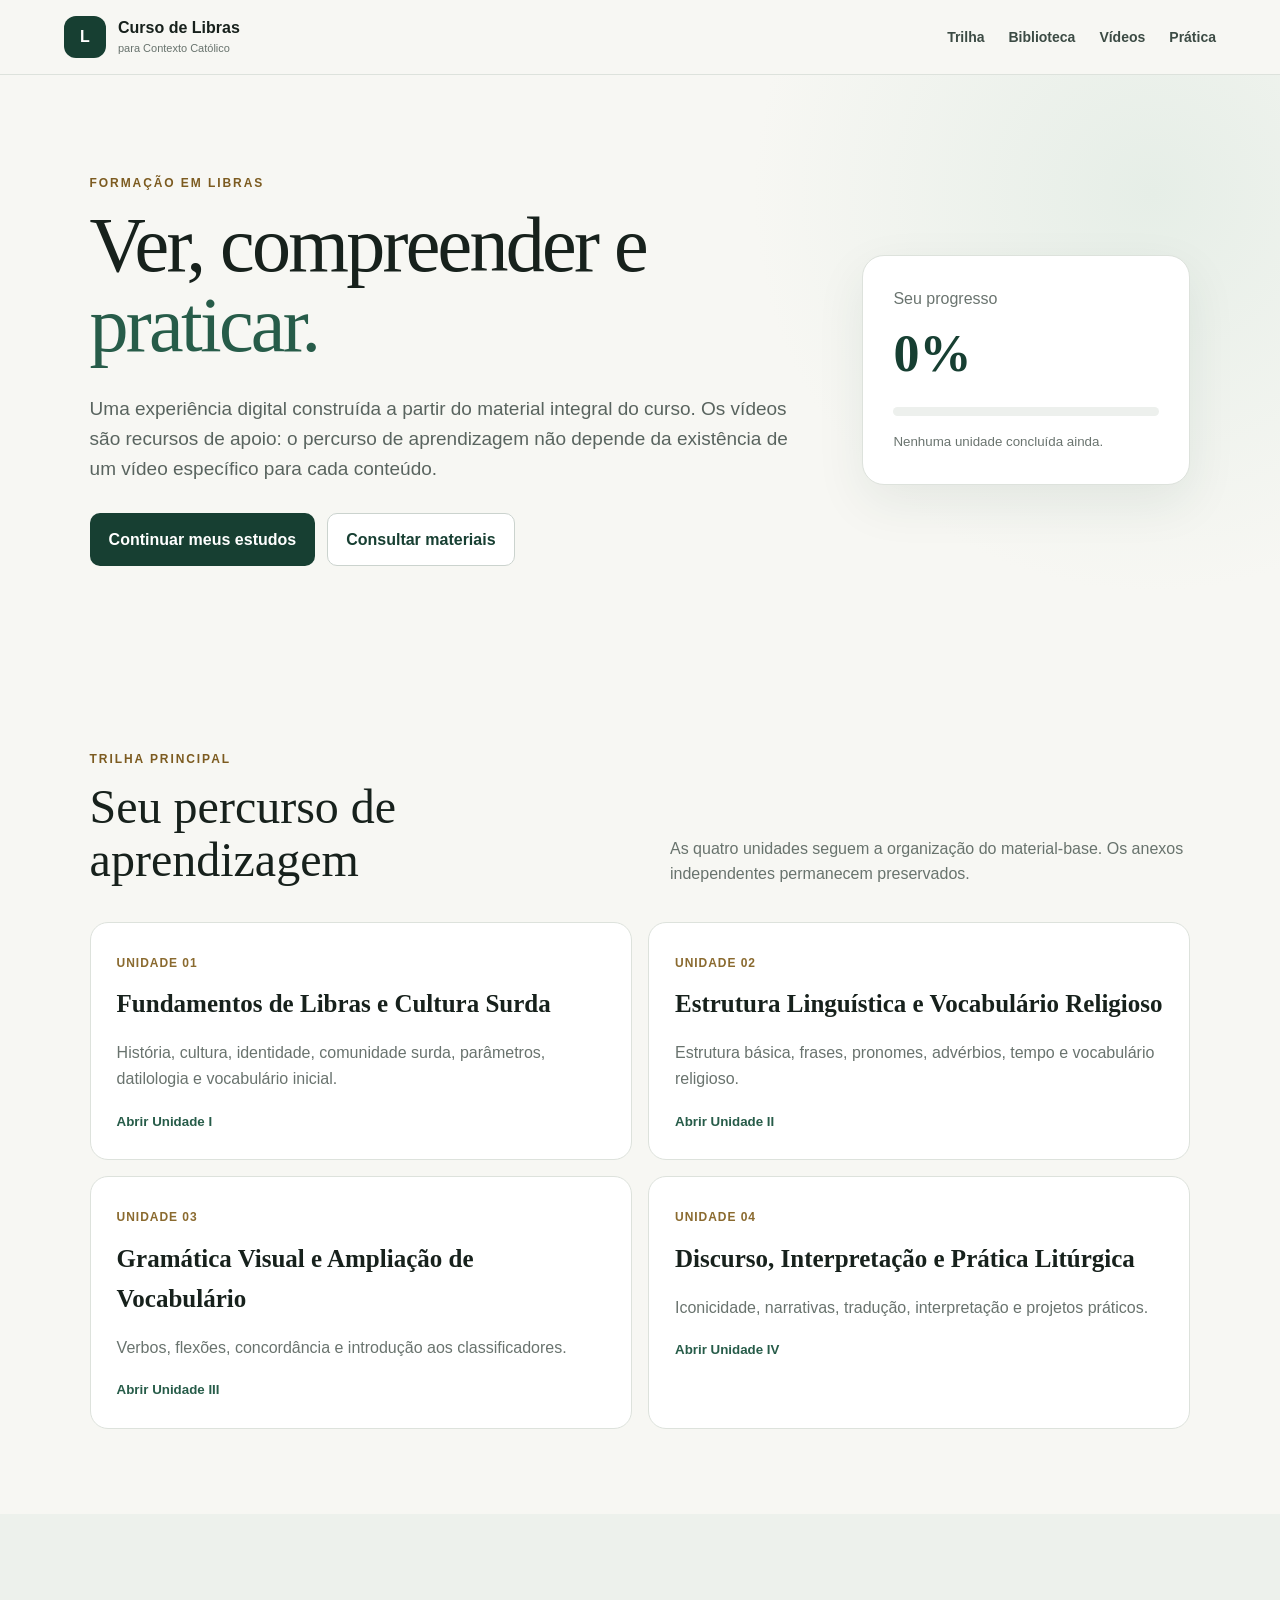
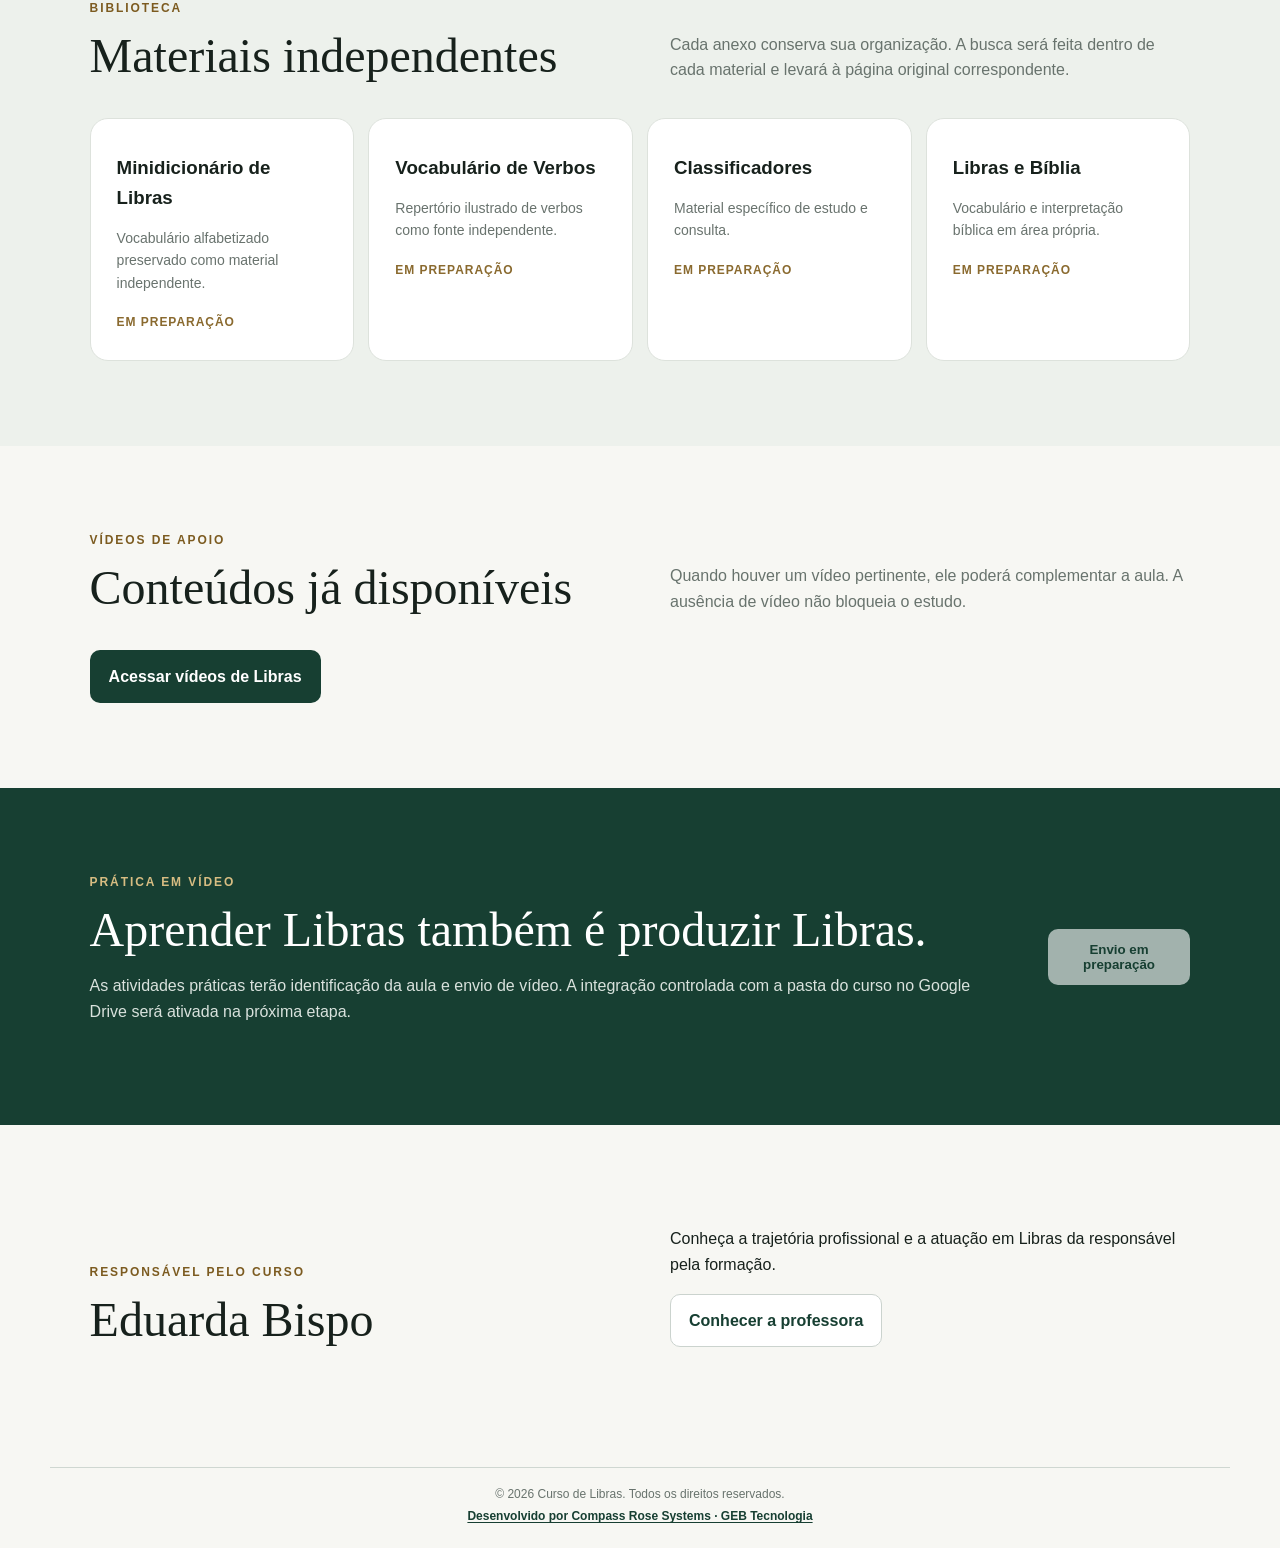
<file: index.html>
<!doctype html>
<html lang="pt-BR"><head><meta charset="utf-8"><meta name="viewport" content="width=device-width,initial-scale=1"><meta name="description" content="Curso de Libras para Contexto Católico"><title>Curso de Libras</title><link rel="stylesheet" href="styles.css"></head>
<body><header class="topbar"><a class="brand" href="#inicio"><span class="mark">L</span><span><strong>Curso de Libras</strong><small>para Contexto Católico</small></span></a><nav><a href="#trilha">Trilha</a><a href="#biblioteca">Biblioteca</a><a href="#videos">Vídeos</a><a href="#pratica">Prática</a></nav></header>
<main><section class="hero" id="inicio"><div><p class="eyebrow">FORMAÇÃO EM LIBRAS</p><h1>Ver, compreender e <em>praticar.</em></h1><p class="lead">Uma experiência digital construída a partir do material integral do curso. Os vídeos são recursos de apoio: o percurso de aprendizagem não depende da existência de um vídeo específico para cada conteúdo.</p><div class="actions"><a class="btn primary" href="#trilha">Continuar meus estudos</a><a class="btn secondary" href="#biblioteca">Consultar materiais</a></div></div><aside class="progress-card"><span>Seu progresso</span><strong id="progressNumber">0%</strong><div class="bar"><i id="progressBar"></i></div><small id="progressText">Nenhuma unidade concluída ainda.</small></aside></section>
<section class="section" id="trilha"><div class="section-head"><div><p class="eyebrow">TRILHA PRINCIPAL</p><h2>Seu percurso de aprendizagem</h2></div><p>As quatro unidades seguem a organização do material-base. Os anexos independentes permanecem preservados.</p></div><div class="units" id="units"></div></section>
<section class="section library" id="biblioteca"><div class="section-head"><div><p class="eyebrow">BIBLIOTECA</p><h2>Materiais independentes</h2></div><p>Cada anexo conserva sua organização. A busca será feita dentro de cada material e levará à página original correspondente.</p></div><div class="material-grid" id="materials"></div></section>
<section class="section" id="videos"><div class="section-head"><div><p class="eyebrow">VÍDEOS DE APOIO</p><h2>Conteúdos já disponíveis</h2></div><p>Quando houver um vídeo pertinente, ele poderá complementar a aula. A ausência de vídeo não bloqueia o estudo.</p></div><a class="btn primary" href="https://www.youtube.com/@LIBRAScomEduardaBispo/videos" target="_blank" rel="noopener">Acessar vídeos de Libras</a></section>
<section class="section practice" id="pratica"><div><p class="eyebrow">PRÁTICA EM VÍDEO</p><h2>Aprender Libras também é produzir Libras.</h2><p>As atividades práticas terão identificação da aula e envio de vídeo. A integração controlada com a pasta do curso no Google Drive será ativada na próxima etapa.</p></div><button class="btn primary" disabled>Envio em preparação</button></section>
<section class="section"><div class="section-head"><div><p class="eyebrow">RESPONSÁVEL PELO CURSO</p><h2>Eduarda Bispo</h2></div><div><p>Conheça a trajetória profissional e a atuação em Libras da responsável pela formação.</p><a class="btn secondary" href="https://aeduardabispo.com.br/" target="_blank" rel="noopener noreferrer">Conhecer a professora</a></div></div></section>
</main>
<footer class="app-footer">
  <p>© 2026 Curso de Libras. Todos os direitos reservados.</p>
  <a href="https://gebtecnologia.grupoeduardabispo.com.br/" target="_blank" rel="noopener noreferrer">Desenvolvido por Compass Rose Systems · GEB Tecnologia</a>
</footer><script src="app.js"></script></body></html>
</file>
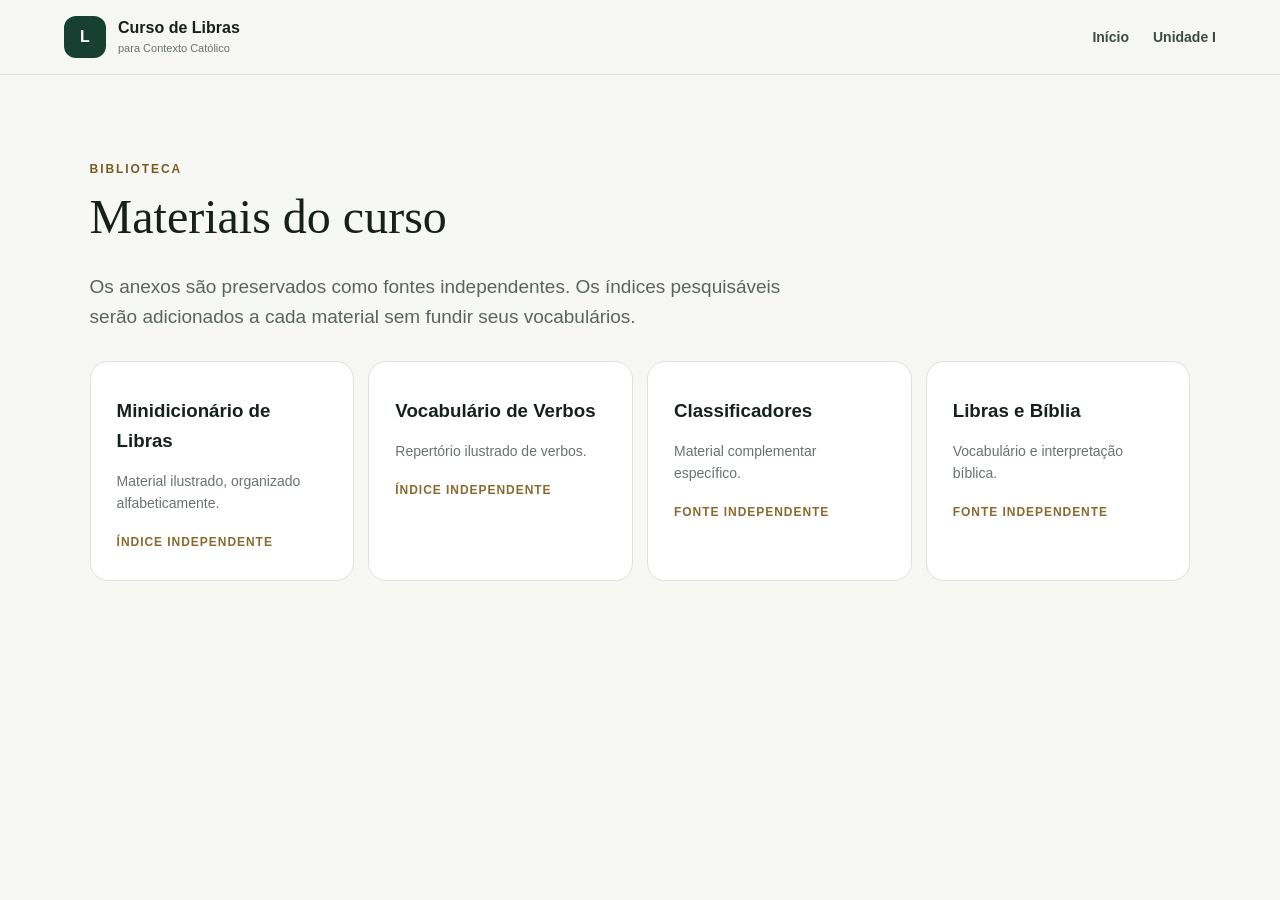
<file: biblioteca.html>
<!doctype html><html lang="pt-BR"><head><meta charset="utf-8"><meta name="viewport" content="width=device-width,initial-scale=1"><title>Biblioteca | Curso de Libras</title><link rel="stylesheet" href="styles.css"></head><body><header class="topbar"><a class="brand" href="index.html"><span class="mark">L</span><span><strong>Curso de Libras</strong><small>para Contexto Católico</small></span></a><nav><a href="index.html">Início</a><a href="unidade-1.html">Unidade I</a></nav></header><main class="section"><p class="eyebrow">BIBLIOTECA</p><h2>Materiais do curso</h2><p class="lead">Os anexos são preservados como fontes independentes. Os índices pesquisáveis serão adicionados a cada material sem fundir seus vocabulários.</p><div class="material-grid"><article class="material"><h3>Minidicionário de Libras</h3><p>Material ilustrado, organizado alfabeticamente.</p><span>ÍNDICE INDEPENDENTE</span></article><article class="material"><h3>Vocabulário de Verbos</h3><p>Repertório ilustrado de verbos.</p><span>ÍNDICE INDEPENDENTE</span></article><article class="material"><h3>Classificadores</h3><p>Material complementar específico.</p><span>FONTE INDEPENDENTE</span></article><article class="material"><h3>Libras e Bíblia</h3><p>Vocabulário e interpretação bíblica.</p><span>FONTE INDEPENDENTE</span></article></div></main></body></html>
</file>
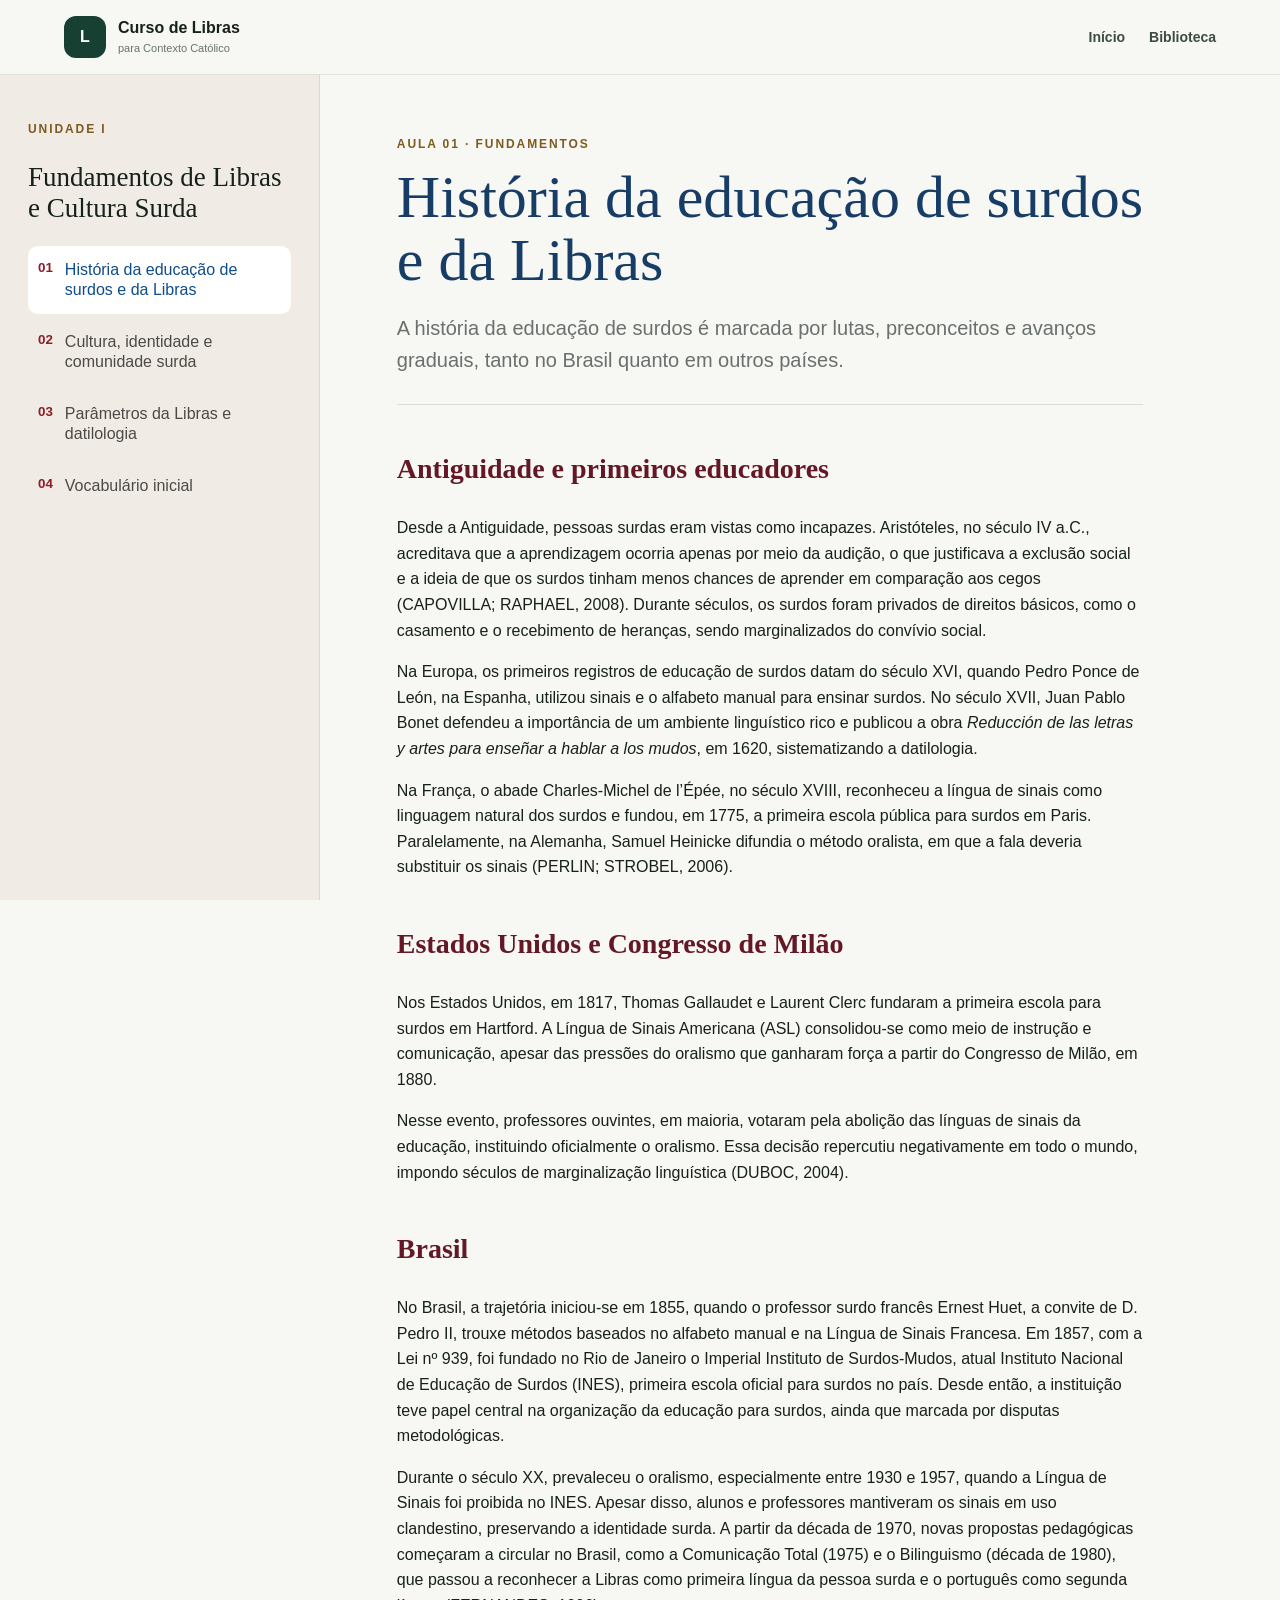
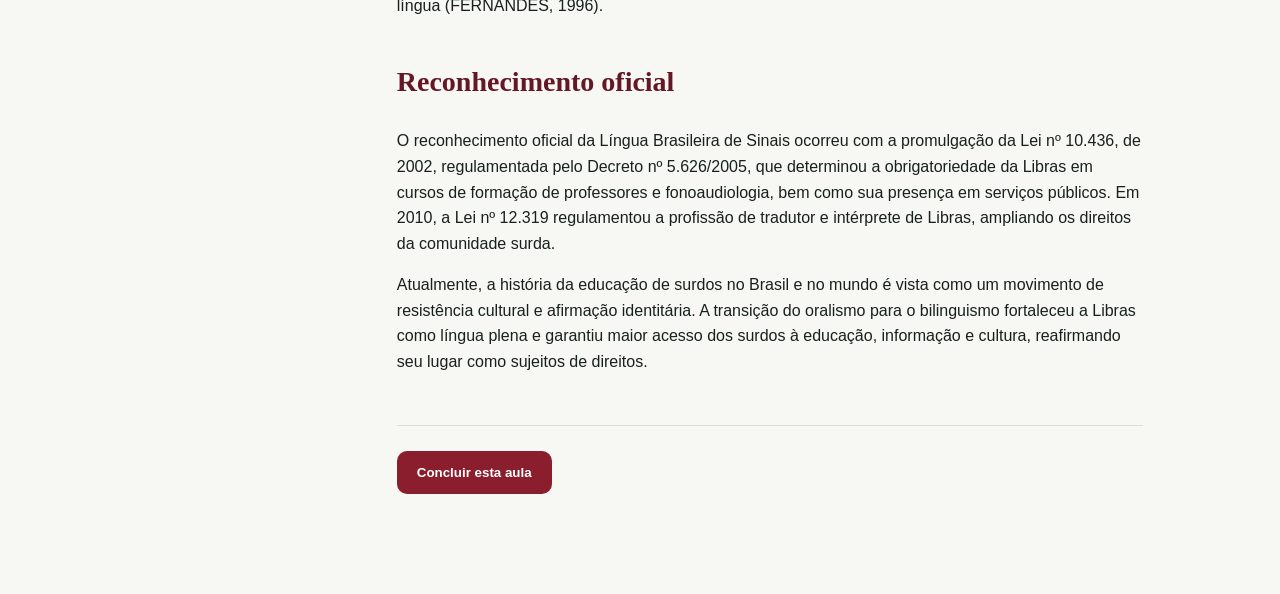
<file: unidade-1.html>
<!doctype html><html lang="pt-BR"><head><meta charset="utf-8"><meta name="viewport" content="width=device-width,initial-scale=1"><title>Unidade I | Curso de Libras</title><link rel="stylesheet" href="styles.css?v=20260919-img-1"></head><body><header class="topbar"><a class="brand" href="index.html"><span class="mark">L</span><span><strong>Curso de Libras</strong><small>para Contexto Católico</small></span></a><nav><a href="index.html">Início</a><a href="biblioteca.html">Biblioteca</a></nav></header><main class="course-shell"><aside class="course-nav"><p class="eyebrow">UNIDADE I</p><h2>Fundamentos de Libras e Cultura Surda</h2><div id="lessonNav"></div></aside><article class="lesson" id="lessonContent"></article></main><script src="data/materials.js?v=20260919-1"></script><script src="visual-materials.js?v=20260919-img-2"></script><script src="course.js?v=20260919-img-2"></script></body></html>
</file>
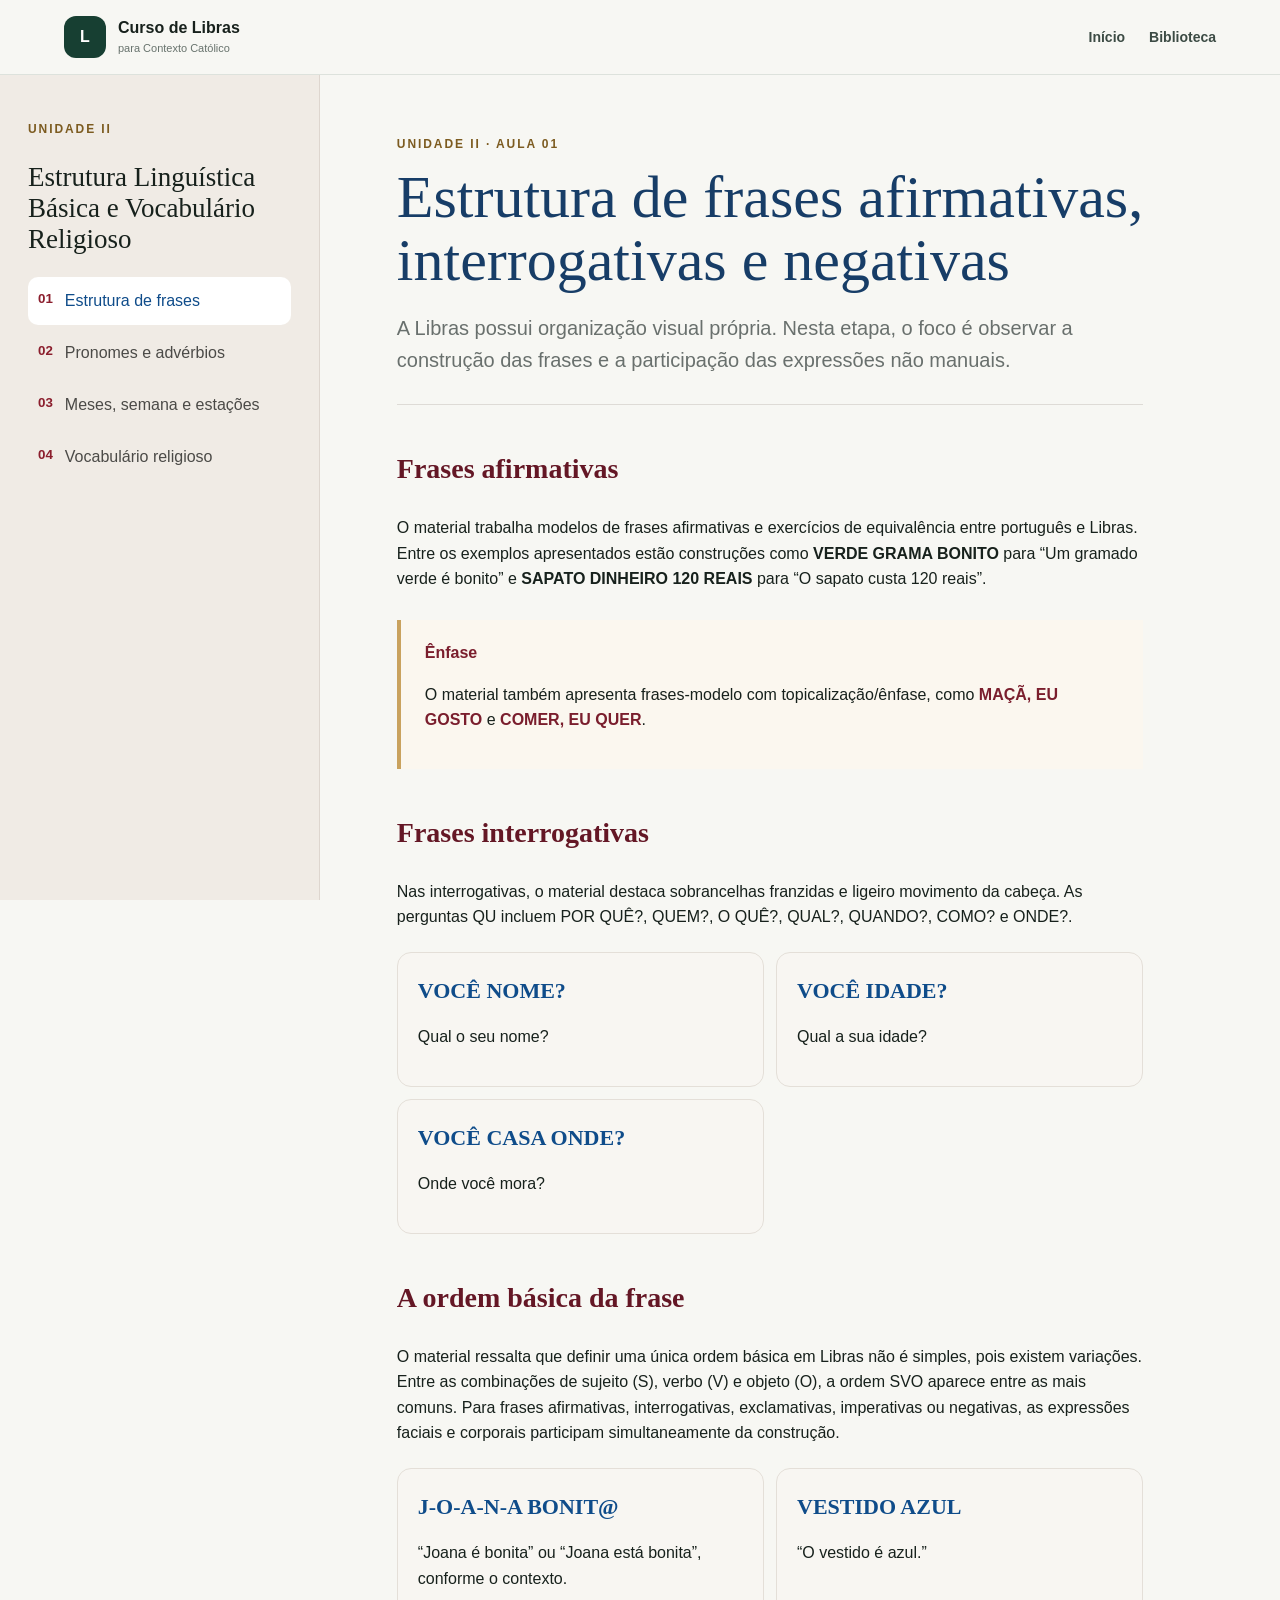
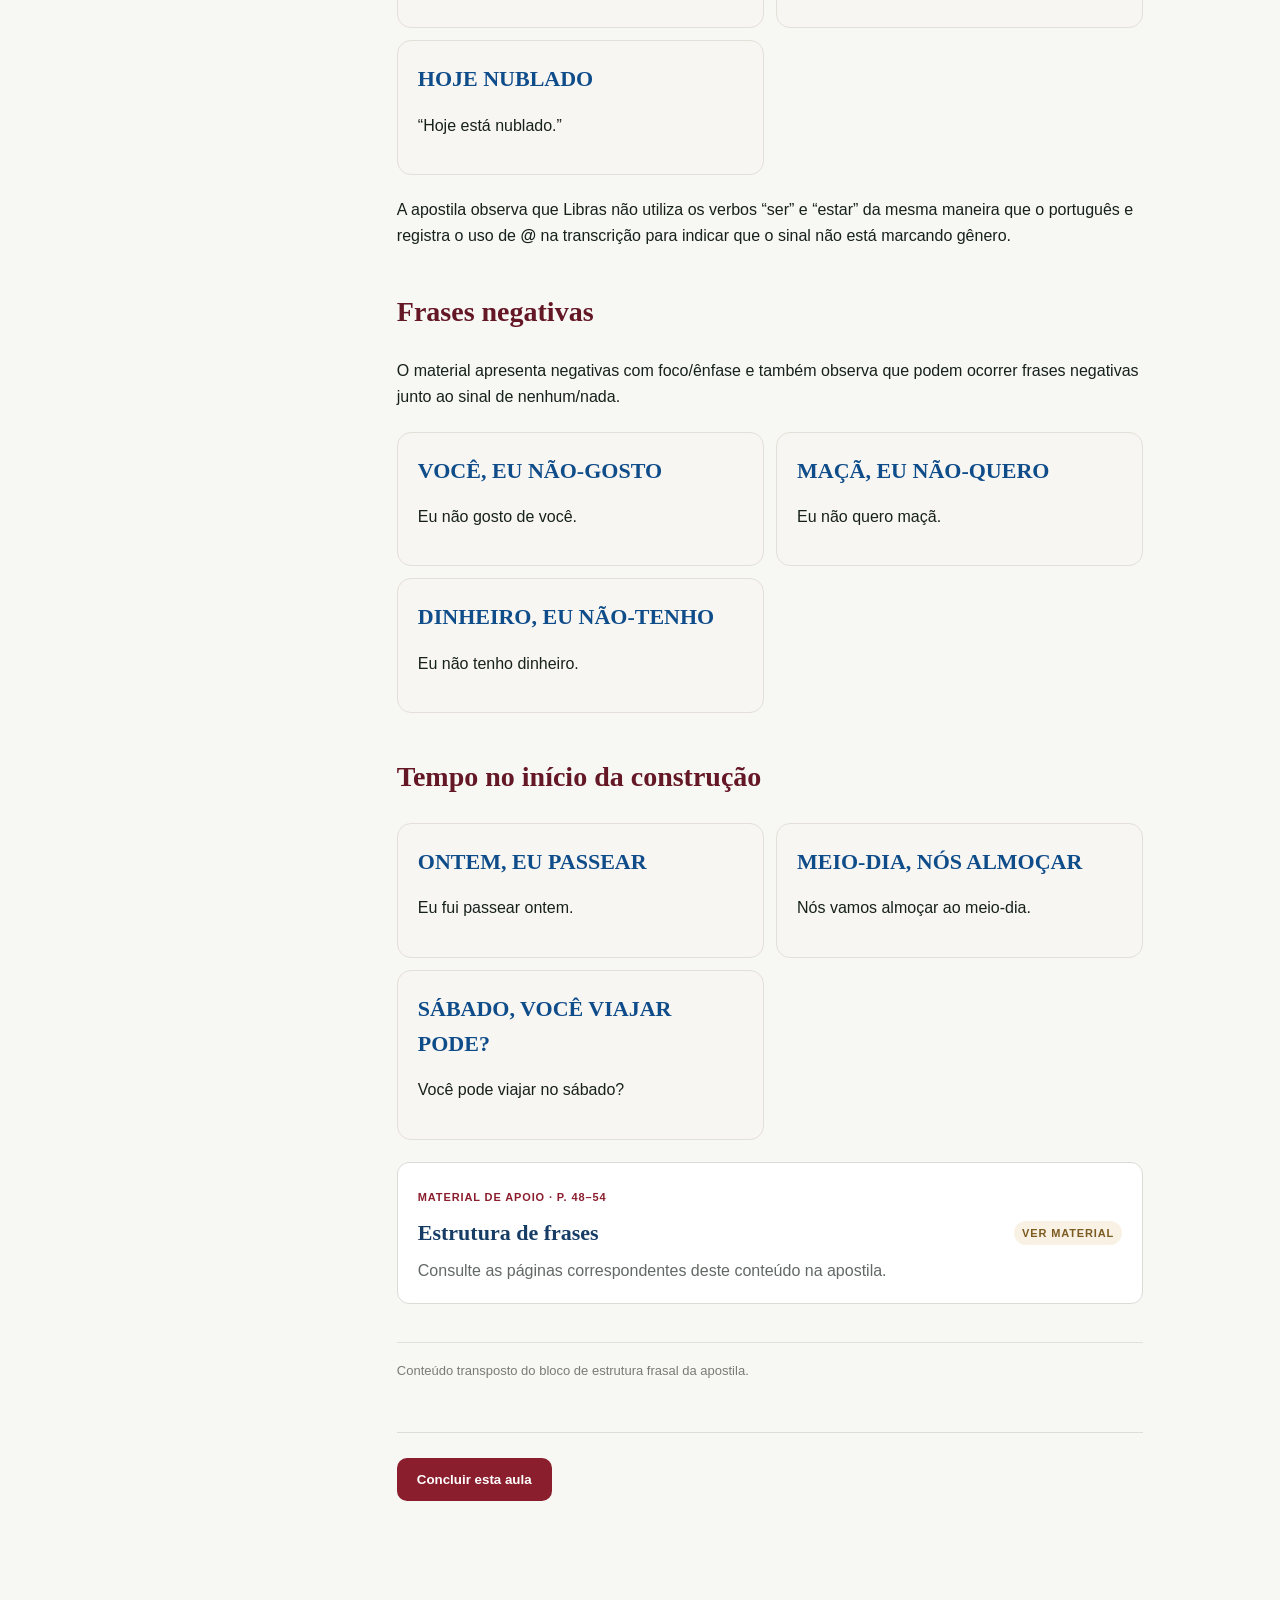
<file: unidade-2.html>
<!doctype html><html lang="pt-BR"><head><meta charset="utf-8"><meta name="viewport" content="width=device-width,initial-scale=1"><title>Unidade II | Curso de Libras</title><link rel="stylesheet" href="styles.css?v=20260919-6"></head><body><header class="topbar"><a class="brand" href="index.html"><span class="mark">L</span><span><strong>Curso de Libras</strong><small>para Contexto Católico</small></span></a><nav><a href="index.html">Início</a><a href="biblioteca.html">Biblioteca</a></nav></header><main class="course-shell"><aside class="course-nav"><p class="eyebrow">UNIDADE II</p><h2>Estrutura Linguística Básica e Vocabulário Religioso</h2><div id="lessonNav"></div></aside><article class="lesson" id="lessonContent"></article></main><script src="data/materials.js?v=20260919-6"></script><script src="visual-materials.js?v=20260919-6"></script><script src="unit2.js?v=20260919-6"></script></body></html>
</file>
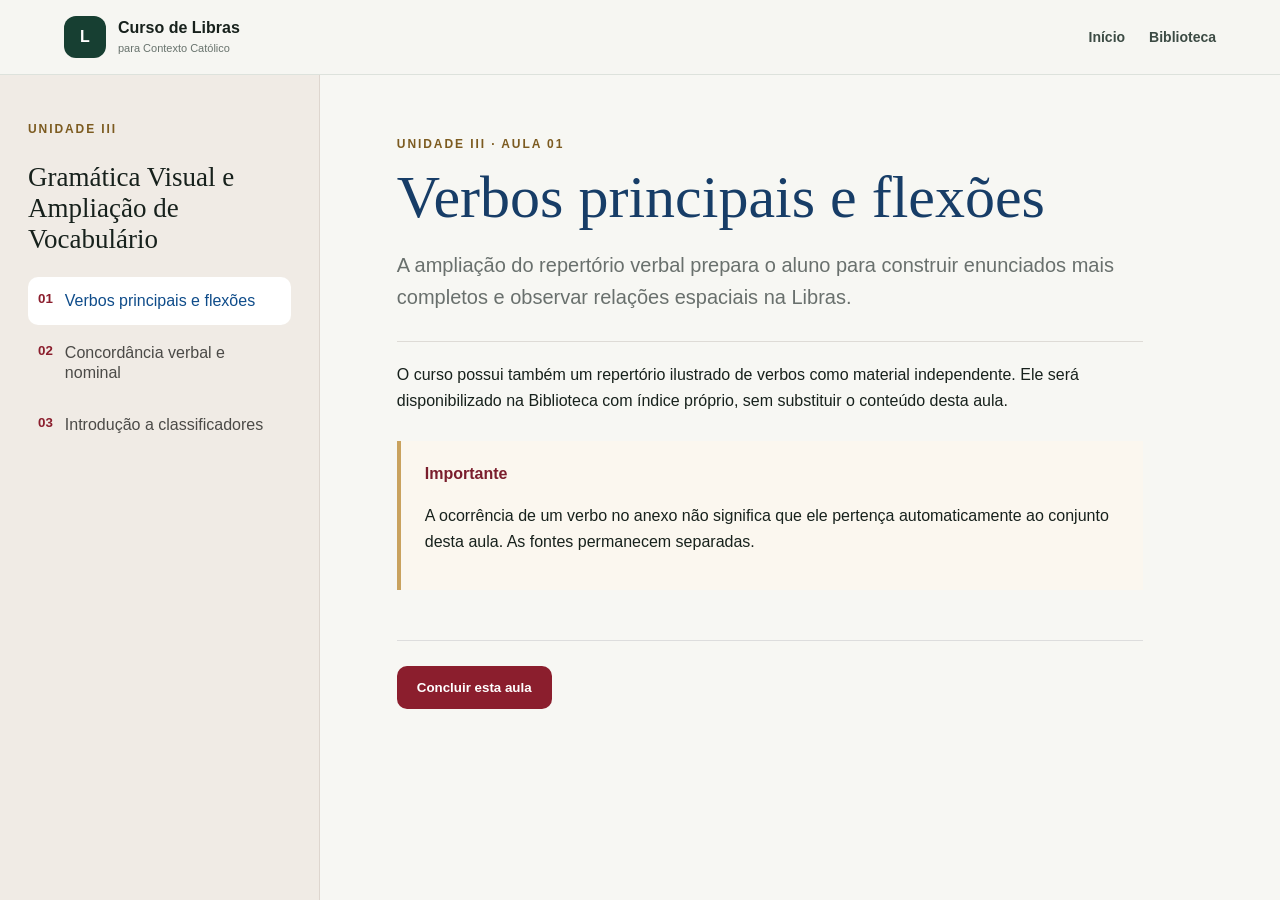
<file: unidade-3.html>
<!doctype html><html lang="pt-BR"><head><meta charset="utf-8"><meta name="viewport" content="width=device-width,initial-scale=1"><title>Unidade III | Curso de Libras</title><link rel="stylesheet" href="styles.css?v=20260919-6"></head><body><header class="topbar"><a class="brand" href="index.html"><span class="mark">L</span><span><strong>Curso de Libras</strong><small>para Contexto Católico</small></span></a><nav><a href="index.html">Início</a><a href="biblioteca.html">Biblioteca</a></nav></header><main class="course-shell"><aside class="course-nav"><p class="eyebrow">UNIDADE III</p><h2>Gramática Visual e Ampliação de Vocabulário</h2><div id="lessonNav"></div></aside><article class="lesson" id="lessonContent"></article></main><script src="data/materials.js?v=20260919-6"></script><script src="visual-materials.js?v=20260919-6"></script><script src="unit3.js?v=20260919-6"></script></body></html>
</file>
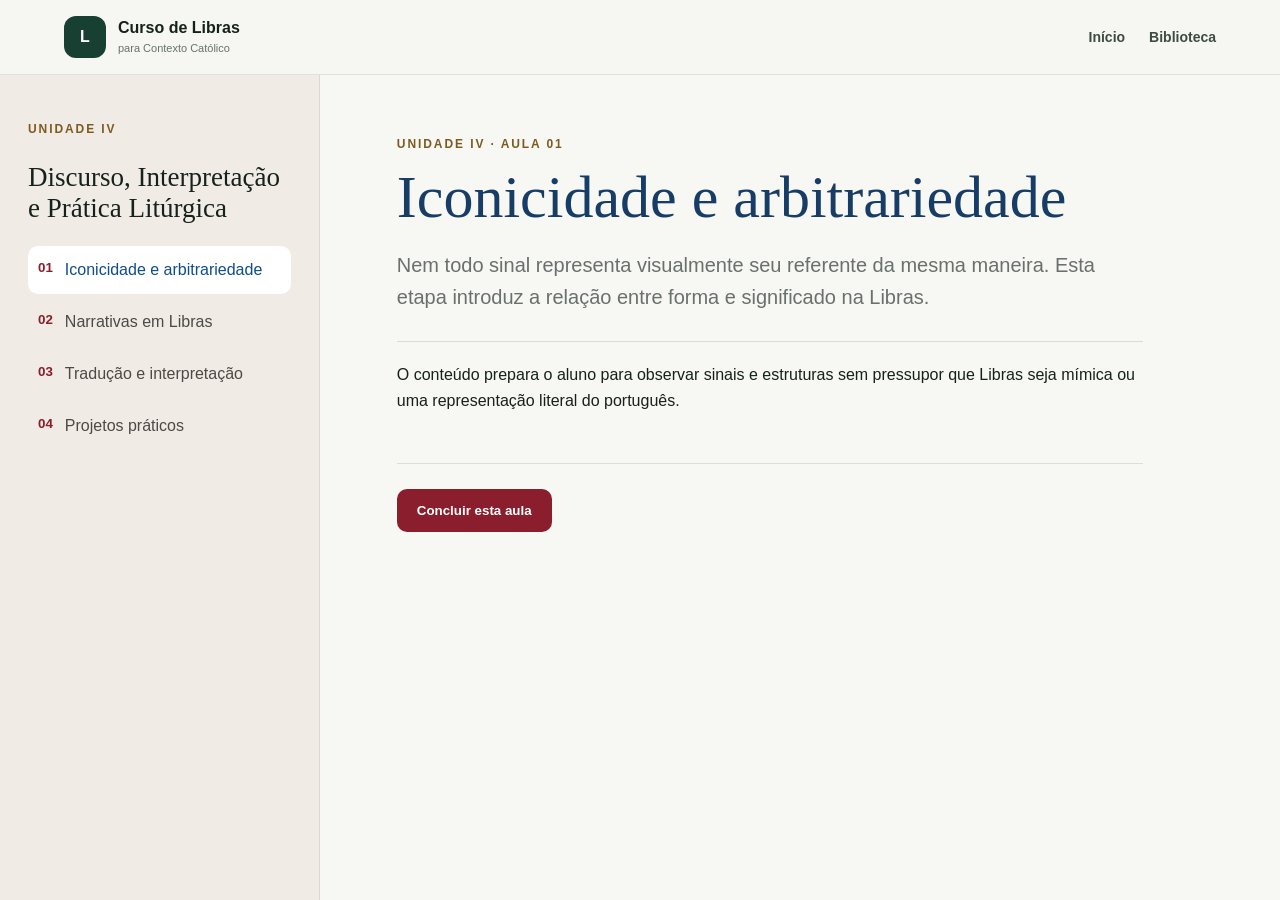
<file: unidade-4.html>
<!doctype html><html lang="pt-BR"><head><meta charset="utf-8"><meta name="viewport" content="width=device-width,initial-scale=1"><title>Unidade IV | Curso de Libras</title><link rel="stylesheet" href="styles.css"></head><body><header class="topbar"><a class="brand" href="index.html"><span class="mark">L</span><span><strong>Curso de Libras</strong><small>para Contexto Católico</small></span></a><nav><a href="index.html">Início</a><a href="biblioteca.html">Biblioteca</a></nav></header><main class="course-shell"><aside class="course-nav"><p class="eyebrow">UNIDADE IV</p><h2>Discurso, Interpretação e Prática Litúrgica</h2><div id="lessonNav"></div></aside><article class="lesson" id="lessonContent"></article></main><script src="visual-materials.js?v=20260918-5"></script><script src="unit4.js?v=20260918-5"></script></body></html>
</file>
<file: styles.css>
*{box-sizing:border-box}html{scroll-behavior:smooth}body{margin:0;font-family:Arial,sans-serif;color:#17211c;background:#f7f7f3;line-height:1.6}.topbar{position:sticky;top:0;z-index:10;display:flex;justify-content:space-between;align-items:center;padding:16px clamp(20px,5vw,72px);background:#f7f7f3ee;border-bottom:1px solid #dde2dc}.brand{display:flex;gap:12px;align-items:center;color:inherit;text-decoration:none}.mark{display:grid;place-items:center;width:42px;height:42px;border-radius:12px;background:#173f32;color:#fff;font-weight:800}.brand span:last-child{display:flex;flex-direction:column;line-height:1.15}.brand small{font-size:11px;color:#68736d;margin-top:4px}.topbar nav{display:flex;gap:24px}.topbar nav a{color:#3c4b44;text-decoration:none;font-weight:700;font-size:14px}.hero{min-height:590px;display:grid;grid-template-columns:1.5fr .7fr;gap:70px;align-items:center;padding:90px clamp(20px,7vw,110px);background:radial-gradient(circle at 90% 20%,#e6eee7 0,transparent 32%)}.eyebrow{font-size:12px;letter-spacing:.16em;font-weight:800;color:#7c5b20;margin:0 0 12px}.hero h1,.section h2{font-family:Georgia,serif;font-weight:500}.hero h1{font-size:clamp(46px,7vw,78px);line-height:1.03;letter-spacing:-.035em;margin:0}.hero h1 em{color:#275c49;font-style:normal}.lead{font-size:19px;max-width:720px;color:#59645f;margin:28px 0}.actions{display:flex;gap:12px;flex-wrap:wrap}.btn{display:inline-flex;align-items:center;justify-content:center;border-radius:10px;padding:13px 18px;font-weight:750;text-decoration:none;border:1px solid transparent}.primary{background:#173f32;color:#fff}.secondary{border-color:#cbd3ce;color:#173f32;background:#fff}.progress-card{background:#fff;border:1px solid #dde2dc;border-radius:22px;padding:30px;box-shadow:0 18px 50px #173f3214}.progress-card strong{display:block;font-family:Georgia,serif;font-size:52px;color:#173f32}.progress-card span,.progress-card small{color:#6a746f}.bar{height:9px;background:#edf0ed;border-radius:99px;overflow:hidden;margin:12px 0}.bar i{display:block;height:100%;width:0;background:#173f32}.section{padding:85px clamp(20px,7vw,110px)}.section-head{display:grid;grid-template-columns:1fr 1fr;gap:60px;align-items:end;margin-bottom:35px}.section h2{font-size:clamp(32px,4vw,48px);line-height:1.1;margin:0}.section-head>p{color:#68736d;margin:0}.units{display:grid;grid-template-columns:repeat(2,1fr);gap:16px}.unit,.material{background:#fff;border:1px solid #dde2dc;border-radius:18px;padding:26px}.unit .number,.material span{font-size:12px;font-weight:800;letter-spacing:.08em;color:#8a6a2f}.unit h3{font-family:Georgia,serif;font-size:25px;margin:10px 0}.unit p,.material p{color:#69736e}.unit button{background:none;border:0;padding:0;color:#275c49;font-weight:800;cursor:pointer}.unit.done{outline:2px solid #9fb9ad}.library{background:#edf1ec}.material-grid{display:grid;grid-template-columns:repeat(4,1fr);gap:14px}.material h3{margin:8px 0}.material p{font-size:14px}.practice{display:flex;justify-content:space-between;gap:50px;align-items:center;background:#173f32;color:#fff}.practice .eyebrow{color:#d7bd82}.practice p:not(.eyebrow){color:#d9e2dd}.practice .primary{background:#fff;color:#173f32;border:0}.practice button{opacity:.6}.app-footer{width:min(1180px,calc(100% - 2rem));margin:0 auto;padding:18px 0 22px;border-top:1px solid #cfd7d1;color:#68736d;background:transparent;text-align:center;display:grid;gap:5px;font-size:12px;line-height:1.45}
.app-footer p{margin:0}
.app-footer a{color:#173f32;text-decoration:underline;text-underline-offset:2px;font-weight:700}
.app-footer a:hover,.app-footer a:focus-visible{color:#275c49}@media(max-width:800px){.topbar nav{display:none}.hero{grid-template-columns:1fr;gap:35px;padding-top:60px}.section-head{grid-template-columns:1fr;gap:15px}.units{grid-template-columns:1fr}.material-grid{grid-template-columns:1fr 1fr}.practice{align-items:flex-start;flex-direction:column}.app-footer{padding-left:12px;padding-right:12px}}@media(max-width:480px){.material-grid{grid-template-columns:1fr}}
/* Área interna do curso */
.course-shell{display:grid;grid-template-columns:320px minmax(0,1fr);min-height:calc(100vh - 75px)}.course-nav{padding:45px 28px;background:#f0ebe5;border-right:1px solid #ded6cf;position:sticky;top:75px;height:calc(100vh - 75px);overflow:auto}.course-nav h2{font-family:Georgia,serif;font-size:27px;line-height:1.15;font-weight:500}.course-nav a{display:flex;gap:12px;padding:14px 10px;margin:4px 0;border-radius:10px;color:#4b4a47;text-decoration:none;line-height:1.25}.course-nav a small{color:#8b1e2d;font-weight:800}.course-nav a.active{background:#fff;color:#0f4c8a}.course-nav a.done:after{content:"✓";margin-left:auto;color:#8b1e2d}.lesson{max-width:900px;padding:60px clamp(25px,6vw,90px) 100px}.lesson h1{font-family:Georgia,serif;font-size:clamp(38px,5vw,60px);line-height:1.05;font-weight:500;color:#173d67;margin:0 0 18px}.lesson h2{font-family:Georgia,serif;font-size:28px;color:#641725;margin-top:42px}.lesson-lead{font-size:20px;color:#69706d;border-bottom:1px solid #dedbd6;padding-bottom:28px}.timeline{display:grid;grid-template-columns:90px 1fr;gap:8px 18px;background:#f5efe8;padding:24px;border-radius:14px;margin:28px 0}.timeline b{color:#8b1e2d}.concept-grid{display:grid;grid-template-columns:repeat(2,minmax(0,1fr));gap:12px;margin:22px 0}.concept-grid section{background:#f8f6f2;border:1px solid #e4dfd8;border-radius:14px;padding:20px}.concept-grid b{font-family:Georgia,serif;font-size:22px;color:#0f4c8a}.reflection{border-left:4px solid #c9a25e;background:#fbf7ef;padding:20px 24px;margin:28px 0}.reflection b{color:#7a1e2d}.source-note{font-size:13px;color:#7a7b78;border-top:1px solid #e3e0db;padding-top:18px;margin-top:38px}.topic-list{display:grid;grid-template-columns:repeat(2,1fr);gap:10px;margin:28px 0}.topic-list span{background:#fff;border:1px solid #dedbd6;border-radius:10px;padding:14px 16px;font-weight:700}.lesson-actions{margin-top:50px;padding-top:25px;border-top:1px solid #ddd}.lesson-actions button{background:#8b1e2d;color:#fff;border:0;border-radius:10px;padding:14px 20px;font-weight:800;cursor:pointer}@media(max-width:850px){.course-shell{grid-template-columns:1fr}.course-nav{position:relative;top:0;height:auto;border-right:0;border-bottom:1px solid #ded6cf}.concept-grid,.topic-list{grid-template-columns:1fr}.lesson{padding-top:40px}}
.visual-item{display:flex;justify-content:space-between;gap:20px;align-items:center;padding:18px 20px;border:1px solid #dedbd6;border-radius:12px;background:#fff;margin:9px 0}.visual-item h3{font-family:Georgia,serif;color:#173d67;margin:3px 0;font-size:20px}.visual-item p{margin:0;color:#6c716e;font-size:14px}.page-ref,.source-badge{font-size:11px;font-weight:800;letter-spacing:.08em}.page-ref{color:#8b1e2d}.source-badge{color:#7c5b20;background:#f8f1e4;padding:6px 8px;border-radius:99px;white-space:nowrap}@media(max-width:600px){.visual-item{align-items:flex-start;flex-direction:column}}
.visual-open{border:0;cursor:pointer}.visual-viewer{display:none;position:fixed;inset:0;z-index:50;background:#101714d9;padding:30px;overflow:auto}.visual-viewer.open{display:block}.viewer-panel{position:relative;max-width:1050px;margin:auto;background:#f8f6f2;border-radius:18px;padding:35px}.viewer-close{position:absolute;right:22px;top:16px;border:0;background:none;font-size:32px;cursor:pointer;color:#641725}.viewer-panel h2{font-family:Georgia,serif;font-size:36px;color:#173d67;margin:0}.viewer-pages{display:grid;grid-template-columns:repeat(2,minmax(0,1fr));gap:18px;margin-top:25px}.viewer-pages figure{margin:0}.page-placeholder{aspect-ratio:595/842;background:#fff;border:1px solid #ddd7cf;display:flex;flex-direction:column;align-items:center;justify-content:center;gap:5px;border-radius:8px;color:#7a7169}.page-placeholder strong{font-family:Georgia,serif;color:#173d67;font-size:24px}.page-placeholder span{font-size:13px}.viewer-pages figcaption{text-align:center;font-size:12px;color:#777;margin-top:6px}@media(max-width:700px){.viewer-pages{grid-template-columns:1fr}.visual-viewer{padding:10px}.viewer-panel{padding:28px 16px}}
/* Visualizador de apostila: uma página por vez */
.viewer-panel.single{max-width:900px}.viewer-heading{display:flex;justify-content:space-between;align-items:end;gap:20px;margin-bottom:18px}.viewer-heading #viewerCounter{font-size:13px;font-weight:800;color:#7c5b20;white-space:nowrap}.single-stage{display:grid;grid-template-columns:52px minmax(0,1fr) 52px;gap:14px;align-items:center}.single-stage figure{margin:0;min-width:0}.single-stage figure img{display:block;max-width:100%;max-height:68rem;margin:auto;border:1px solid #ddd7cf;border-radius:8px;background:#fff}.single-stage .page-placeholder{max-width:650px;margin:auto;aspect-ratio:595/842}.slide-arrow{width:48px;height:48px;border-radius:50%;border:1px solid #d7d0c8;background:#fff;color:#641725;font-size:34px;line-height:1;cursor:pointer}.slide-arrow:disabled{opacity:.22;cursor:default}.viewer-dots{display:flex;justify-content:center;flex-wrap:wrap;gap:7px;margin-top:16px}.viewer-dots button{width:8px;height:8px;border:0;border-radius:50%;padding:0;background:#cfc8c0;cursor:pointer}.viewer-dots button.active{background:#8b1e2d;transform:scale(1.35)}.viewer-help{text-align:center;color:#777;font-size:12px;margin:8px 0 0}@media(max-width:650px){.viewer-heading{align-items:flex-start;flex-direction:column;gap:4px}.single-stage{grid-template-columns:42px minmax(0,1fr) 42px;gap:5px}.slide-arrow{width:40px;height:40px}.viewer-dots{display:none}}

.material-entry{border:1px solid #dedbd6;border-radius:12px;background:#fff;padding:20px;margin:18px 0}.material-entry h3{font-family:Georgia,serif;color:#173d67;font-size:22px;margin:7px 0}.material-entry p{margin:0;color:#626965}.module-material-map{margin:20px 0}

.support-card{display:flex;align-items:center;justify-content:space-between;gap:22px}.support-card>div{min-width:0}.support-card .support-open{border:0;cursor:pointer}@media(max-width:620px){.support-card{align-items:flex-start;flex-direction:column}}

/* PDF real no visualizador de Material de apoio */
.single-stage figure .pdf-page{display:block;width:100%;height:min(72vh,920px);min-height:620px;border:1px solid #ddd7cf;border-radius:8px;background:#fff}.single-stage figure object.pdf-page{overflow:hidden}.single-stage figure iframe.pdf-page{border:0}.single-stage figure figcaption{text-align:center;font-size:12px;color:#777;margin-top:6px}@media(max-width:650px){.single-stage figure .pdf-page{height:68vh;min-height:460px}}

.lesson-visual{margin:28px auto;max-width:760px}.lesson-visual canvas{display:block;width:100%;height:auto;border:1px solid #ddd7cf;border-radius:12px;background:#fff}.lesson-visual figcaption{text-align:center;font-size:13px;color:#6f716d;margin-top:8px}.inline-visual-loading{padding:28px;text-align:center;border:1px solid #ddd7cf;border-radius:12px;background:#fff;color:#777}
</file>
